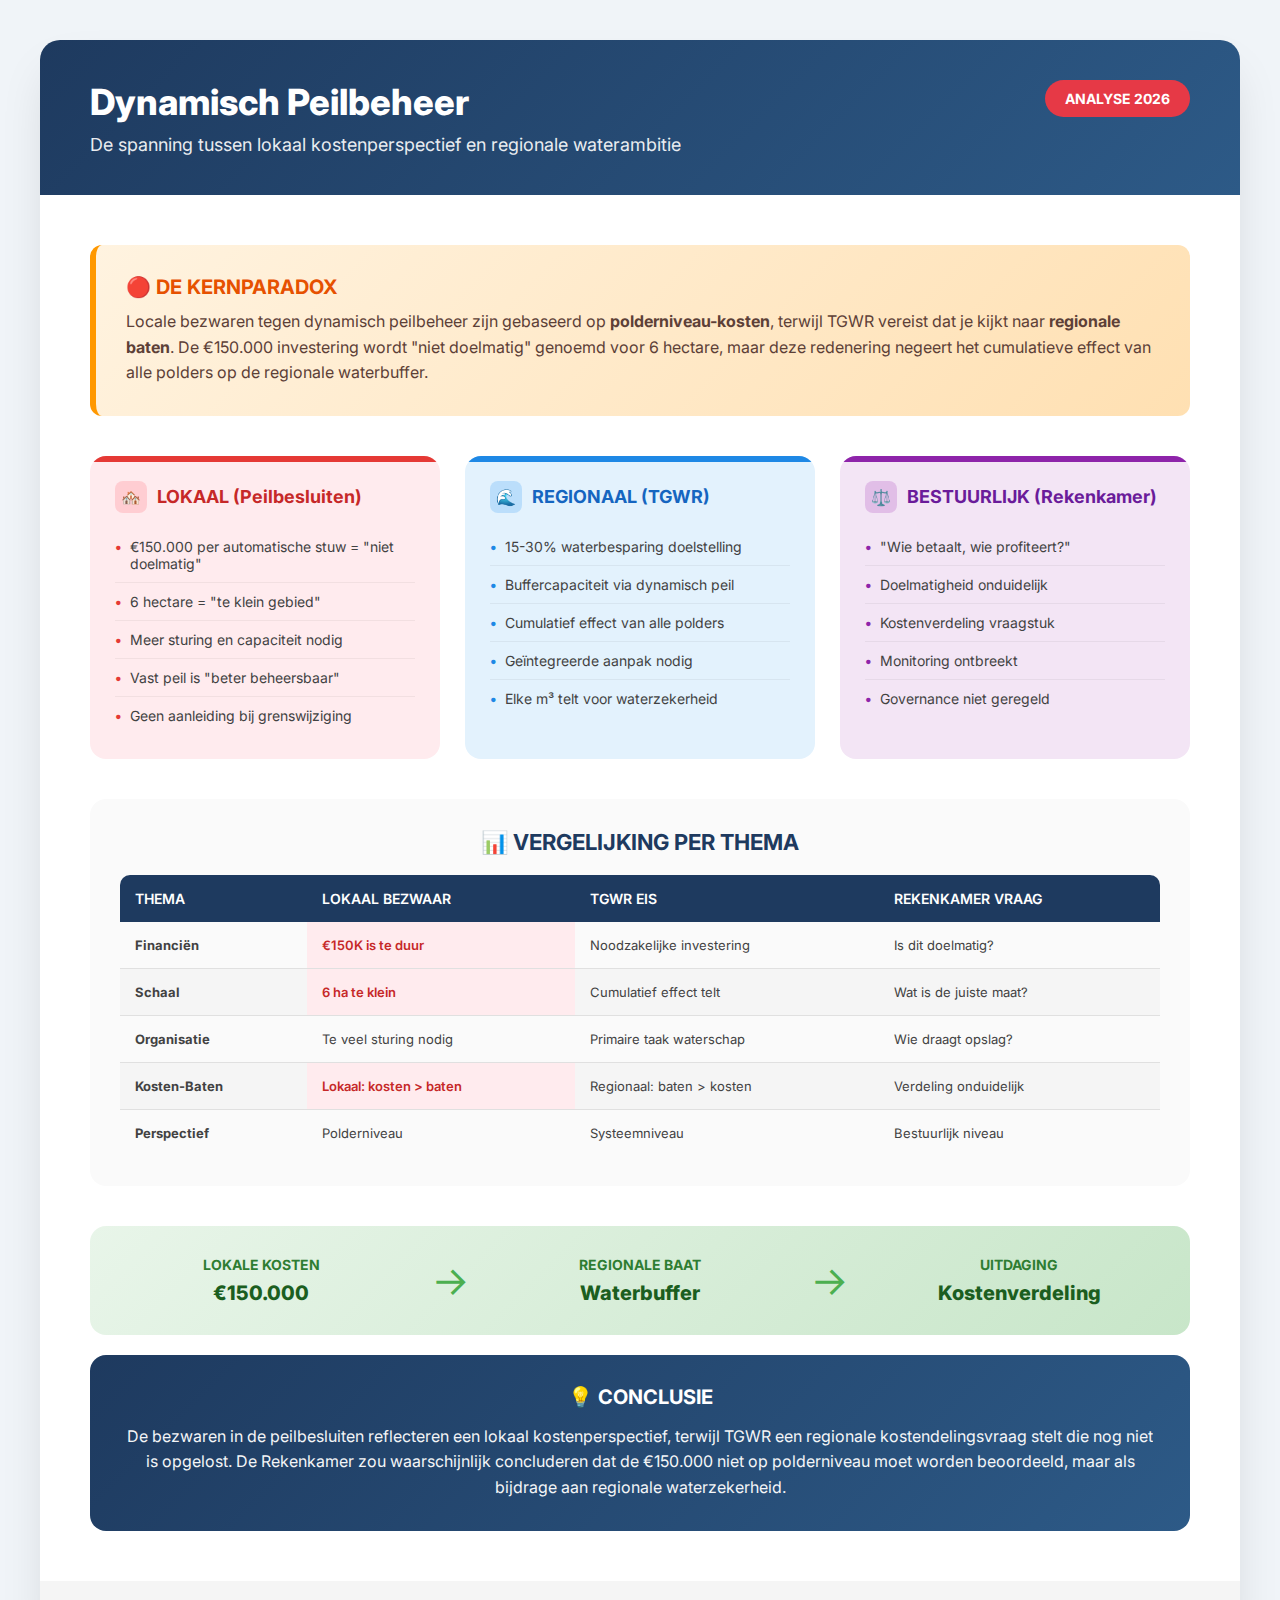
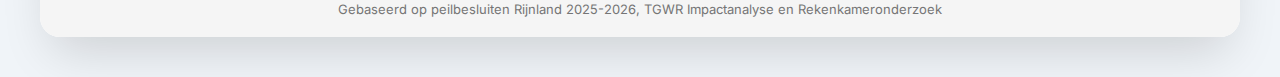
<file: index.html>
<!DOCTYPE html>
<html lang="nl">
<head>
    <meta charset="UTF-8">
    <meta name="viewport" content="width=device-width, initial-scale=1.0">
    <title>TGWR - Dynamisch Peilbeheer</title>
    <style>
        @import url('https://fonts.googleapis.com/css2?family=Inter:wght@400;500;600;700;800&display=swap');

        * {
            margin: 0;
            padding: 0;
            box-sizing: border-box;
        }

        body {
            font-family: 'Inter', sans-serif;
            background: #f0f4f8;
            padding: 40px;
            display: flex;
            justify-content: center;
            min-height: 100vh;
        }

        .infographic {
            width: 1200px;
            background: white;
            border-radius: 20px;
            box-shadow: 0 25px 50px -12px rgba(0, 0, 0, 0.15);
            overflow: hidden;
        }

        .header {
            background: linear-gradient(135deg, #1e3a5f 0%, #2d5a87 100%);
            color: white;
            padding: 40px 50px;
            position: relative;
        }

        .header h1 {
            font-size: 36px;
            font-weight: 800;
            margin-bottom: 10px;
        }

        .header p {
            font-size: 18px;
            opacity: 0.9;
        }

        .header-badge {
            position: absolute;
            top: 40px;
            right: 50px;
            background: #e63946;
            padding: 10px 20px;
            border-radius: 30px;
            font-weight: 700;
            font-size: 14px;
        }

        .main-content {
            padding: 50px;
        }

        .paradox-box {
            background: linear-gradient(135deg, #fff3e0 0%, #ffe0b2 100%);
            border-left: 6px solid #ff9800;
            padding: 30px;
            border-radius: 12px;
            margin-bottom: 40px;
        }

        .paradox-box h3 {
            color: #e65100;
            font-size: 20px;
            font-weight: 700;
            margin-bottom: 10px;
        }

        .paradox-box p {
            color: #5d4037;
            font-size: 16px;
            line-height: 1.6;
        }

        .perspectives {
            display: grid;
            grid-template-columns: repeat(3, 1fr);
            gap: 25px;
            margin-bottom: 40px;
        }

        .perspective {
            border-radius: 16px;
            padding: 25px;
            position: relative;
            overflow: hidden;
        }

        .perspective::before {
            content: '';
            position: absolute;
            top: 0;
            left: 0;
            right: 0;
            height: 6px;
        }

        .perspective.local {
            background: #ffebee;
        }
        .perspective.local::before { background: #e53935; }

        .perspective.regional {
            background: #e3f2fd;
        }
        .perspective.regional::before { background: #1e88e5; }

        .perspective.governance {
            background: #f3e5f5;
        }
        .perspective.governance::before { background: #8e24aa; }

        .perspective h4 {
            font-size: 18px;
            font-weight: 700;
            margin-bottom: 15px;
            display: flex;
            align-items: center;
            gap: 10px;
        }

        .perspective.local h4 { color: #c62828; }
        .perspective.regional h4 { color: #1565c0; }
        .perspective.governance h4 { color: #6a1b9a; }

        .icon {
            width: 32px;
            height: 32px;
            border-radius: 8px;
            display: flex;
            align-items: center;
            justify-content: center;
            font-size: 16px;
        }

        .perspective.local .icon { background: #ffcdd2; }
        .perspective.regional .icon { background: #bbdefb; }
        .perspective.governance .icon { background: #e1bee7; }

        .perspective ul {
            list-style: none;
        }

        .perspective li {
            padding: 10px 0;
            border-bottom: 1px solid rgba(0,0,0,0.05);
            font-size: 14px;
            color: #424242;
            display: flex;
            align-items: flex-start;
            gap: 8px;
        }

        .perspective li:last-child {
            border-bottom: none;
        }

        .perspective li::before {
            content: '•';
            font-weight: 700;
            flex-shrink: 0;
        }

        .perspective.local li::before { color: #e53935; }
        .perspective.regional li::before { color: #1e88e5; }
        .perspective.governance li::before { color: #8e24aa; }

        .comparison-table {
            background: #fafafa;
            border-radius: 16px;
            padding: 30px;
            margin-bottom: 40px;
        }

        .comparison-table h3 {
            font-size: 22px;
            font-weight: 700;
            color: #1e3a5f;
            margin-bottom: 20px;
            text-align: center;
        }

        table {
            width: 100%;
            border-collapse: collapse;
        }

        th {
            background: #1e3a5f;
            color: white;
            padding: 15px;
            text-align: left;
            font-weight: 600;
            font-size: 14px;
        }

        th:first-child { border-radius: 10px 0 0 0; }
        th:last-child { border-radius: 0 10px 0 0; }

        td {
            padding: 15px;
            border-bottom: 1px solid #e0e0e0;
            font-size: 13px;
            color: #424242;
        }

        tr:last-child td { border-bottom: none; }

        tr:nth-child(even) { background: #f5f5f5; }

        .conflict-cell {
            background: #ffebee !important;
            font-weight: 600;
            color: #c62828;
        }

        .arrow-box {
            background: linear-gradient(135deg, #e8f5e9 0%, #c8e6c9 100%);
            border-radius: 16px;
            padding: 30px;
            display: flex;
            align-items: center;
            gap: 30px;
        }

        .arrow-item {
            flex: 1;
            text-align: center;
        }

        .arrow-item h4 {
            font-size: 14px;
            font-weight: 700;
            color: #2e7d32;
            margin-bottom: 8px;
        }

        .arrow-item p {
            font-size: 20px;
            font-weight: 800;
            color: #1b5e20;
        }

        .arrow-divider {
            font-size: 40px;
            color: #4caf50;
        }

        .conclusion {
            background: linear-gradient(135deg, #1e3a5f 0%, #2d5a87 100%);
            color: white;
            border-radius: 16px;
            padding: 30px;
            text-align: center;
        }

        .conclusion h3 {
            font-size: 20px;
            font-weight: 700;
            margin-bottom: 15px;
        }

        .conclusion p {
            font-size: 16px;
            line-height: 1.6;
            opacity: 0.95;
        }

        .footer {
            background: #f5f5f5;
            padding: 20px 50px;
            text-align: center;
            color: #757575;
            font-size: 13px;
        }

        @media (max-width: 1250px) {
            body { padding: 20px; }
            .infographic { width: 100%; }
            .header { padding: 30px; }
            .main-content { padding: 30px; }
            .perspectives { grid-template-columns: 1fr; }
        }
    </style>
</head>
<body>
    <div class="infographic">
        <div class="header">
            <span class="header-badge">ANALYSE 2026</span>
            <h1>Dynamisch Peilbeheer</h1>
            <p>De spanning tussen lokaal kostenperspectief en regionale waterambitie</p>
        </div>

        <div class="main-content">
            <div class="paradox-box">
                <h3>🔴 DE KERNPARADOX</h3>
                <p>Locale bezwaren tegen dynamisch peilbeheer zijn gebaseerd op <strong>polderniveau-kosten</strong>, terwijl TGWR vereist dat je kijkt naar <strong>regionale baten</strong>. De €150.000 investering wordt "niet doelmatig" genoemd voor 6 hectare, maar deze redenering negeert het cumulatieve effect van alle polders op de regionale waterbuffer.</p>
            </div>

            <div class="perspectives">
                <div class="perspective local">
                    <h4><span class="icon">🏘️</span> LOKAAL (Peilbesluiten)</h4>
                    <ul>
                        <li>€150.000 per automatische stuw = "niet doelmatig"</li>
                        <li>6 hectare = "te klein gebied"</li>
                        <li>Meer sturing en capaciteit nodig</li>
                        <li>Vast peil is "beter beheersbaar"</li>
                        <li>Geen aanleiding bij grenswijziging</li>
                    </ul>
                </div>

                <div class="perspective regional">
                    <h4><span class="icon">🌊</span> REGIONAAL (TGWR)</h4>
                    <ul>
                        <li>15-30% waterbesparing doelstelling</li>
                        <li>Buffercapaciteit via dynamisch peil</li>
                        <li>Cumulatief effect van alle polders</li>
                        <li>Geïntegreerde aanpak nodig</li>
                        <li>Elke m³ telt voor waterzekerheid</li>
                    </ul>
                </div>

                <div class="perspective governance">
                    <h4><span class="icon">⚖️</span> BESTUURLIJK (Rekenkamer)</h4>
                    <ul>
                        <li>"Wie betaalt, wie profiteert?"</li>
                        <li>Doelmatigheid onduidelijk</li>
                        <li>Kostenverdeling vraagstuk</li>
                        <li>Monitoring ontbreekt</li>
                        <li>Governance niet geregeld</li>
                    </ul>
                </div>
            </div>

            <div class="comparison-table">
                <h3>📊 VERGELIJKING PER THEMA</h3>
                <table>
                    <thead>
                        <tr>
                            <th>THEMA</th>
                            <th>LOKAAL BEZWAAR</th>
                            <th>TGWR EIS</th>
                            <th>REKENKAMER VRAAG</th>
                        </tr>
                    </thead>
                    <tbody>
                        <tr>
                            <td><strong>Financiën</strong></td>
                            <td class="conflict-cell">€150K is te duur</td>
                            <td>Noodzakelijke investering</td>
                            <td>Is dit doelmatig?</td>
                        </tr>
                        <tr>
                            <td><strong>Schaal</strong></td>
                            <td class="conflict-cell">6 ha te klein</td>
                            <td>Cumulatief effect telt</td>
                            <td>Wat is de juiste maat?</td>
                        </tr>
                        <tr>
                            <td><strong>Organisatie</strong></td>
                            <td>Te veel sturing nodig</td>
                            <td>Primaire taak waterschap</td>
                            <td>Wie draagt opslag?</td>
                        </tr>
                        <tr>
                            <td><strong>Kosten-Baten</strong></td>
                            <td class="conflict-cell">Lokaal: kosten > baten</td>
                            <td>Regionaal: baten > kosten</td>
                            <td>Verdeling onduidelijk</td>
                        </tr>
                        <tr>
                            <td><strong>Perspectief</strong></td>
                            <td>Polderniveau</td>
                            <td>Systeemniveau</td>
                            <td>Bestuurlijk niveau</td>
                        </tr>
                    </tbody>
                </table>
            </div>

            <div class="arrow-box">
                <div class="arrow-item">
                    <h4>LOKALE KOSTEN</h4>
                    <p>€150.000</p>
                </div>
                <div class="arrow-divider">→</div>
                <div class="arrow-item">
                    <h4>REGIONALE BAAT</h4>
                    <p>Waterbuffer</p>
                </div>
                <div class="arrow-divider">→</div>
                <div class="arrow-item">
                    <h4>UITDAGING</h4>
                    <p>Kostenverdeling</p>
                </div>
            </div>

            <br>

            <div class="conclusion">
                <h3>💡 CONCLUSIE</h3>
                <p>De bezwaren in de peilbesluiten reflecteren een lokaal kostenperspectief, terwijl TGWR een regionale kostendelingsvraag stelt die nog niet is opgelost. De Rekenkamer zou waarschijnlijk concluderen dat de €150.000 niet op polderniveau moet worden beoordeeld, maar als bijdrage aan regionale waterzekerheid.</p>
            </div>
        </div>

        <div class="footer">
            Gebaseerd op peilbesluiten Rijnland 2025-2026, TGWR Impactanalyse en Rekenkameronderzoek
        </div>
    </div>
</body>
</html>
</file>
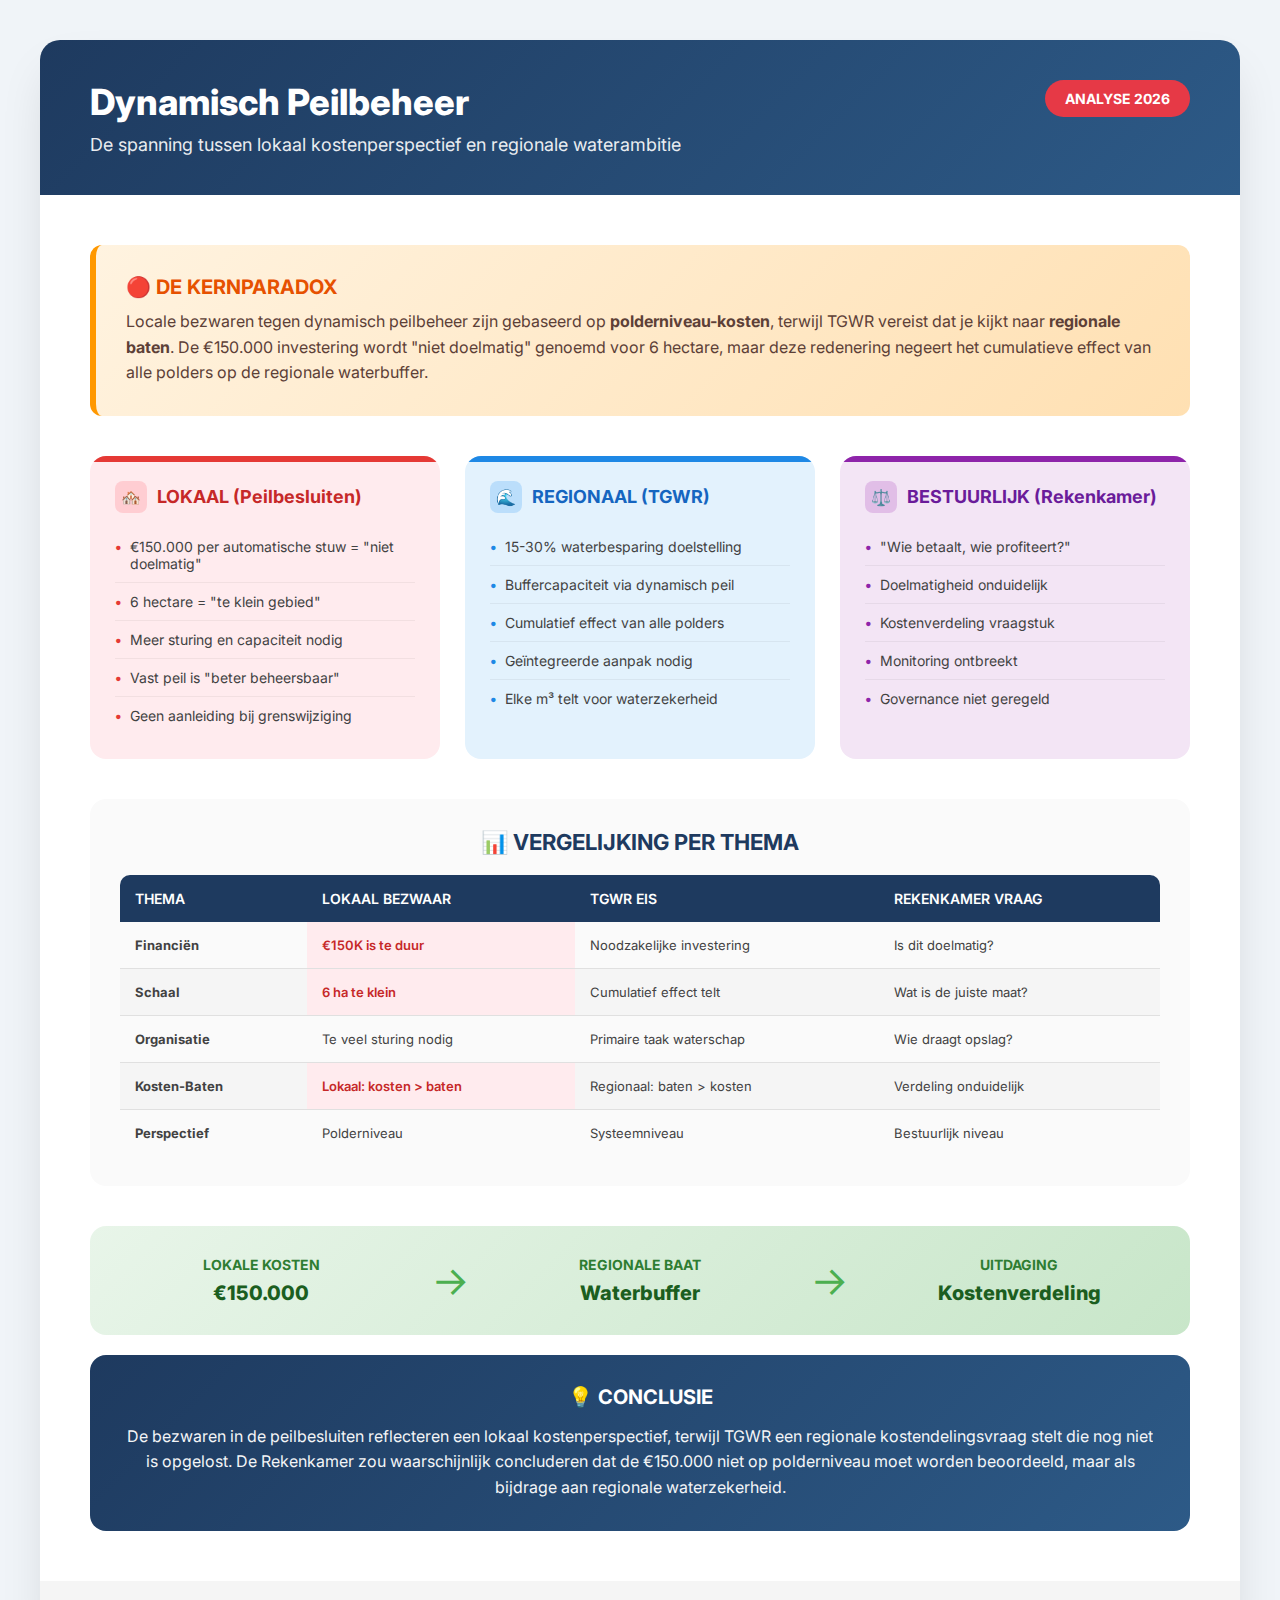
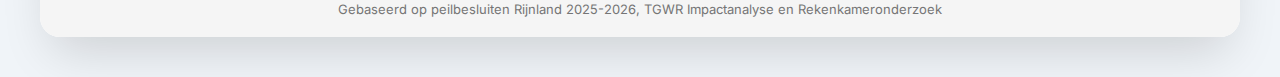
<file: infographic.html>
<!DOCTYPE html>
<html lang="nl">
<head>
    <meta charset="UTF-8">
    <meta name="viewport" content="width=device-width, initial-scale=1.0">
    <title>Dynamisch Peilbeheer: De Spanning tussen Lokaal en Regionaal</title>
    <style>
        @import url('https://fonts.googleapis.com/css2?family=Inter:wght@400;500;600;700;800&display=swap');

        * {
            margin: 0;
            padding: 0;
            box-sizing: border-box;
        }

        body {
            font-family: 'Inter', sans-serif;
            background: #f0f4f8;
            padding: 40px;
            display: flex;
            justify-content: center;
        }

        .infographic {
            width: 1200px;
            background: white;
            border-radius: 20px;
            box-shadow: 0 25px 50px -12px rgba(0, 0, 0, 0.15);
            overflow: hidden;
        }

        .header {
            background: linear-gradient(135deg, #1e3a5f 0%, #2d5a87 100%);
            color: white;
            padding: 40px 50px;
            position: relative;
        }

        .header h1 {
            font-size: 36px;
            font-weight: 800;
            margin-bottom: 10px;
        }

        .header p {
            font-size: 18px;
            opacity: 0.9;
        }

        .header-badge {
            position: absolute;
            top: 40px;
            right: 50px;
            background: #e63946;
            padding: 10px 20px;
            border-radius: 30px;
            font-weight: 700;
            font-size: 14px;
        }

        .main-content {
            padding: 50px;
        }

        .paradox-box {
            background: linear-gradient(135deg, #fff3e0 0%, #ffe0b2 100%);
            border-left: 6px solid #ff9800;
            padding: 30px;
            border-radius: 12px;
            margin-bottom: 40px;
        }

        .paradox-box h3 {
            color: #e65100;
            font-size: 20px;
            font-weight: 700;
            margin-bottom: 10px;
        }

        .paradox-box p {
            color: #5d4037;
            font-size: 16px;
            line-height: 1.6;
        }

        .perspectives {
            display: grid;
            grid-template-columns: repeat(3, 1fr);
            gap: 25px;
            margin-bottom: 40px;
        }

        .perspective {
            border-radius: 16px;
            padding: 25px;
            position: relative;
            overflow: hidden;
        }

        .perspective::before {
            content: '';
            position: absolute;
            top: 0;
            left: 0;
            right: 0;
            height: 6px;
        }

        .perspective.local {
            background: #ffebee;
        }
        .perspective.local::before { background: #e53935; }

        .perspective.regional {
            background: #e3f2fd;
        }
        .perspective.regional::before { background: #1e88e5; }

        .perspective.governance {
            background: #f3e5f5;
        }
        .perspective.governance::before { background: #8e24aa; }

        .perspective h4 {
            font-size: 18px;
            font-weight: 700;
            margin-bottom: 15px;
            display: flex;
            align-items: center;
            gap: 10px;
        }

        .perspective.local h4 { color: #c62828; }
        .perspective.regional h4 { color: #1565c0; }
        .perspective.governance h4 { color: #6a1b9a; }

        .icon {
            width: 32px;
            height: 32px;
            border-radius: 8px;
            display: flex;
            align-items: center;
            justify-content: center;
            font-size: 16px;
        }

        .perspective.local .icon { background: #ffcdd2; }
        .perspective.regional .icon { background: #bbdefb; }
        .perspective.governance .icon { background: #e1bee7; }

        .perspective ul {
            list-style: none;
        }

        .perspective li {
            padding: 10px 0;
            border-bottom: 1px solid rgba(0,0,0,0.05);
            font-size: 14px;
            color: #424242;
            display: flex;
            align-items: flex-start;
            gap: 8px;
        }

        .perspective li:last-child {
            border-bottom: none;
        }

        .perspective li::before {
            content: '•';
            font-weight: 700;
            flex-shrink: 0;
        }

        .perspective.local li::before { color: #e53935; }
        .perspective.regional li::before { color: #1e88e5; }
        .perspective.governance li::before { color: #8e24aa; }

        .comparison-table {
            background: #fafafa;
            border-radius: 16px;
            padding: 30px;
            margin-bottom: 40px;
        }

        .comparison-table h3 {
            font-size: 22px;
            font-weight: 700;
            color: #1e3a5f;
            margin-bottom: 20px;
            text-align: center;
        }

        table {
            width: 100%;
            border-collapse: collapse;
        }

        th {
            background: #1e3a5f;
            color: white;
            padding: 15px;
            text-align: left;
            font-weight: 600;
            font-size: 14px;
        }

        th:first-child { border-radius: 10px 0 0 0; }
        th:last-child { border-radius: 0 10px 0 0; }

        td {
            padding: 15px;
            border-bottom: 1px solid #e0e0e0;
            font-size: 13px;
            color: #424242;
        }

        tr:last-child td { border-bottom: none; }

        tr:nth-child(even) { background: #f5f5f5; }

        .conflict-cell {
            background: #ffebee !important;
            font-weight: 600;
            color: #c62828;
        }

        .arrow-box {
            background: linear-gradient(135deg, #e8f5e9 0%, #c8e6c9 100%);
            border-radius: 16px;
            padding: 30px;
            display: flex;
            align-items: center;
            gap: 30px;
        }

        .arrow-item {
            flex: 1;
            text-align: center;
        }

        .arrow-item h4 {
            font-size: 14px;
            font-weight: 700;
            color: #2e7d32;
            margin-bottom: 8px;
        }

        .arrow-item p {
            font-size: 20px;
            font-weight: 800;
            color: #1b5e20;
        }

        .arrow-divider {
            font-size: 40px;
            color: #4caf50;
        }

        .conclusion {
            background: linear-gradient(135deg, #1e3a5f 0%, #2d5a87 100%);
            color: white;
            border-radius: 16px;
            padding: 30px;
            text-align: center;
        }

        .conclusion h3 {
            font-size: 20px;
            font-weight: 700;
            margin-bottom: 15px;
        }

        .conclusion p {
            font-size: 16px;
            line-height: 1.6;
            opacity: 0.95;
        }

        .footer {
            background: #f5f5f5;
            padding: 20px 50px;
            text-align: center;
            color: #757575;
            font-size: 13px;
        }

        .quote-box {
            background: white;
            border-left: 4px solid #e53935;
            padding: 15px;
            margin: 10px 0;
            font-style: italic;
            font-size: 12px;
            color: #666;
        }
    </style>
</head>
<body>
    <div class="infographic">
        <div class="header">
            <span class="header-badge">ANALYSE 2026</span>
            <h1>Dynamisch Peilbeheer</h1>
            <p>De spanning tussen lokaal kostenperspectief en regionale waterambitie</p>
        </div>

        <div class="main-content">
            <div class="paradox-box">
                <h3>🔴 DE KERNPARADOX</h3>
                <p>Locale bezwaren tegen dynamisch peilbeheer zijn gebaseerd op <strong>polderniveau-kosten</strong>, terwijl TGWR vereist dat je kijkt naar <strong>regionale baten</strong>. De €150.000 investering wordt "niet doelmatig" genoemd voor 6 hectare, maar deze redenering negeert het cumulatieve effect van alle polders op de regionale waterbuffer.</p>
            </div>

            <div class="perspectives">
                <div class="perspective local">
                    <h4><span class="icon">🏘️</span> LOKAAL (Peilbesluiten)</h4>
                    <ul>
                        <li>€150.000 per automatische stuw = "niet doelmatig"</li>
                        <li>6 hectare = "te klein gebied"</li>
                        <li>Meer sturing en capaciteit nodig</li>
                        <li>Vast peil is "beter beheersbaar"</li>
                        <li>Geen aanleiding bij grenswijziging</li>
                    </ul>
                </div>

                <div class="perspective regional">
                    <h4><span class="icon">🌊</span> REGIONAAL (TGWR)</h4>
                    <ul>
                        <li>15-30% waterbesparing doelstelling</li>
                        <li>Buffercapaciteit via dynamisch peil</li>
                        <li>Cumulatief effect van alle polders</li>
                        <li>Geïntegreerde aanpak nodig</li>
                        <li>Elke m³ telt voor waterzekerheid</li>
                    </ul>
                </div>

                <div class="perspective governance">
                    <h4><span class="icon">⚖️</span> BESTUURLIJK (Rekenkamer)</h4>
                    <ul>
                        <li>"Wie betaalt, wie profiteert?"</li>
                        <li>Doelmatigheid onduidelijk</li>
                        <li>Kostenverdeling vraagstuk</li>
                        <li>Monitoring ontbreekt</li>
                        <li>Governance niet geregeld</li>
                    </ul>
                </div>
            </div>

            <div class="comparison-table">
                <h3>📊 VERGELIJKING PER THEMA</h3>
                <table>
                    <thead>
                        <tr>
                            <th>THEMA</th>
                            <th>LOKAAL BEZWAAR</th>
                            <th>TGWR EIS</th>
                            <th>REKENKAMER VRAAG</th>
                        </tr>
                    </thead>
                    <tbody>
                        <tr>
                            <td><strong>Financiën</strong></td>
                            <td class="conflict-cell">€150K is te duur</td>
                            <td>Noodzakelijke investering</td>
                            <td>Is dit doelmatig?</td>
                        </tr>
                        <tr>
                            <td><strong>Schaal</strong></td>
                            <td class="conflict-cell">6 ha te klein</td>
                            <td>Cumulatief effect telt</td>
                            <td>Wat is de juiste maat?</td>
                        </tr>
                        <tr>
                            <td><strong>Organisatie</strong></td>
                            <td>Te veel sturing nodig</td>
                            <td>Primaire taak waterschap</td>
                            <td>Wie draagt opslag?</td>
                        </tr>
                        <tr>
                            <td><strong>Kosten-Baten</strong></td>
                            <td class="conflict-cell">Lokaal: kosten > baten</td>
                            <td>Regionaal: baten > kosten</td>
                            <td>Verdeling onduidelijk</td>
                        </tr>
                        <tr>
                            <td><strong>Perspectief</strong></td>
                            <td>Polderniveau</td>
                            <td>Systeemniveau</td>
                            <td>Bestuurlijk niveau</td>
                        </tr>
                    </tbody>
                </table>
            </div>

            <div class="arrow-box">
                <div class="arrow-item">
                    <h4>LOKALE KOSTEN</h4>
                    <p>€150.000</p>
                </div>
                <div class="arrow-divider">→</div>
                <div class="arrow-item">
                    <h4>REGIONALE BAAT</h4>
                    <p>Waterbuffer</p>
                </div>
                <div class="arrow-divider">→</div>
                <div class="arrow-item">
                    <h4>UITDAGING</h4>
                    <p>Kostenverdeling</p>
                </div>
            </div>

            <br>

            <div class="conclusion">
                <h3>💡 CONCLUSIE</h3>
                <p>De bezwaren in de peilbesluiten reflecteren een lokaal kostenperspectief, terwijl TGWR een regionale kostendelingsvraag stelt die nog niet is opgelost. De Rekenkamer zou waarschijnlijk concluderen dat de €150.000 niet op polderniveau moet worden beoordeeld, maar als bijdrage aan regionale waterzekerheid.</p>
            </div>
        </div>

        <div class="footer">
            Gebaseerd op peilbesluiten Rijnland 2025-2026, TGWR Impactanalyse en Rekenkameronderzoek
        </div>
    </div>
</body>
</html>
</file>
